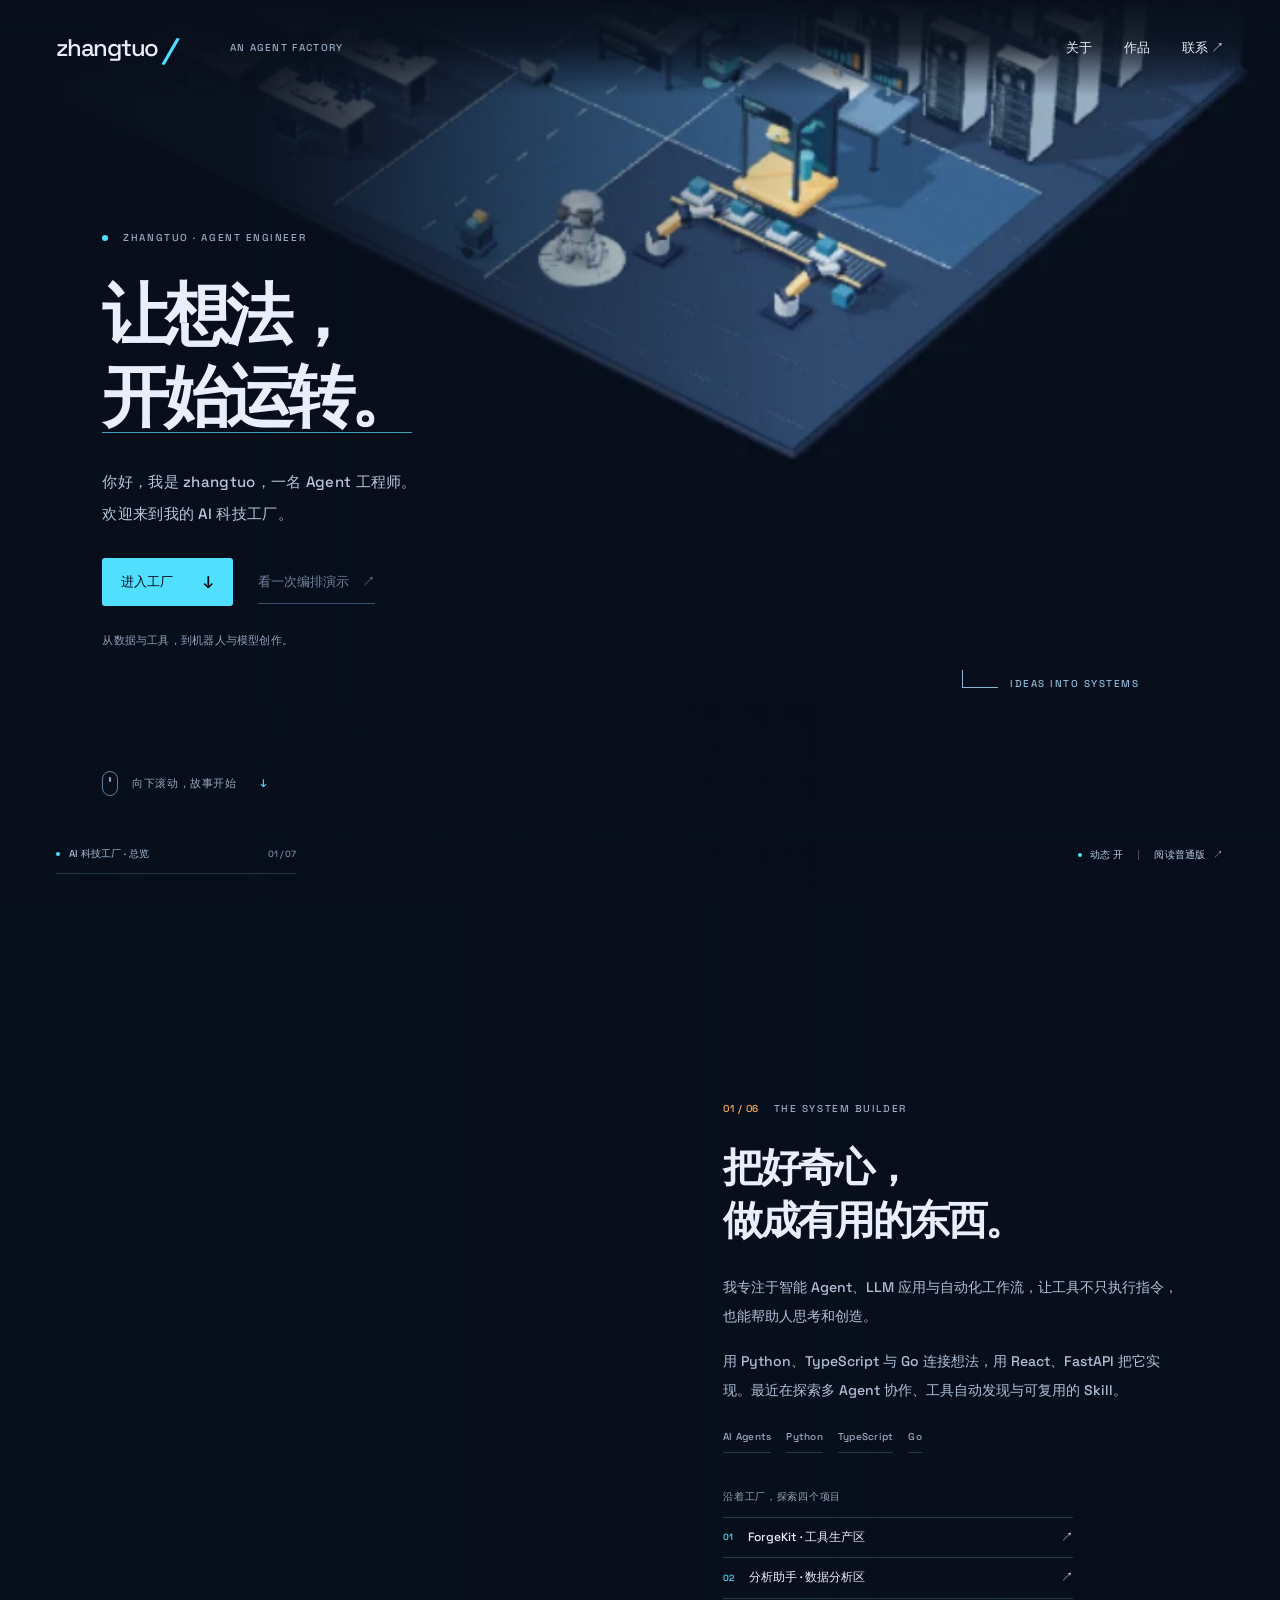
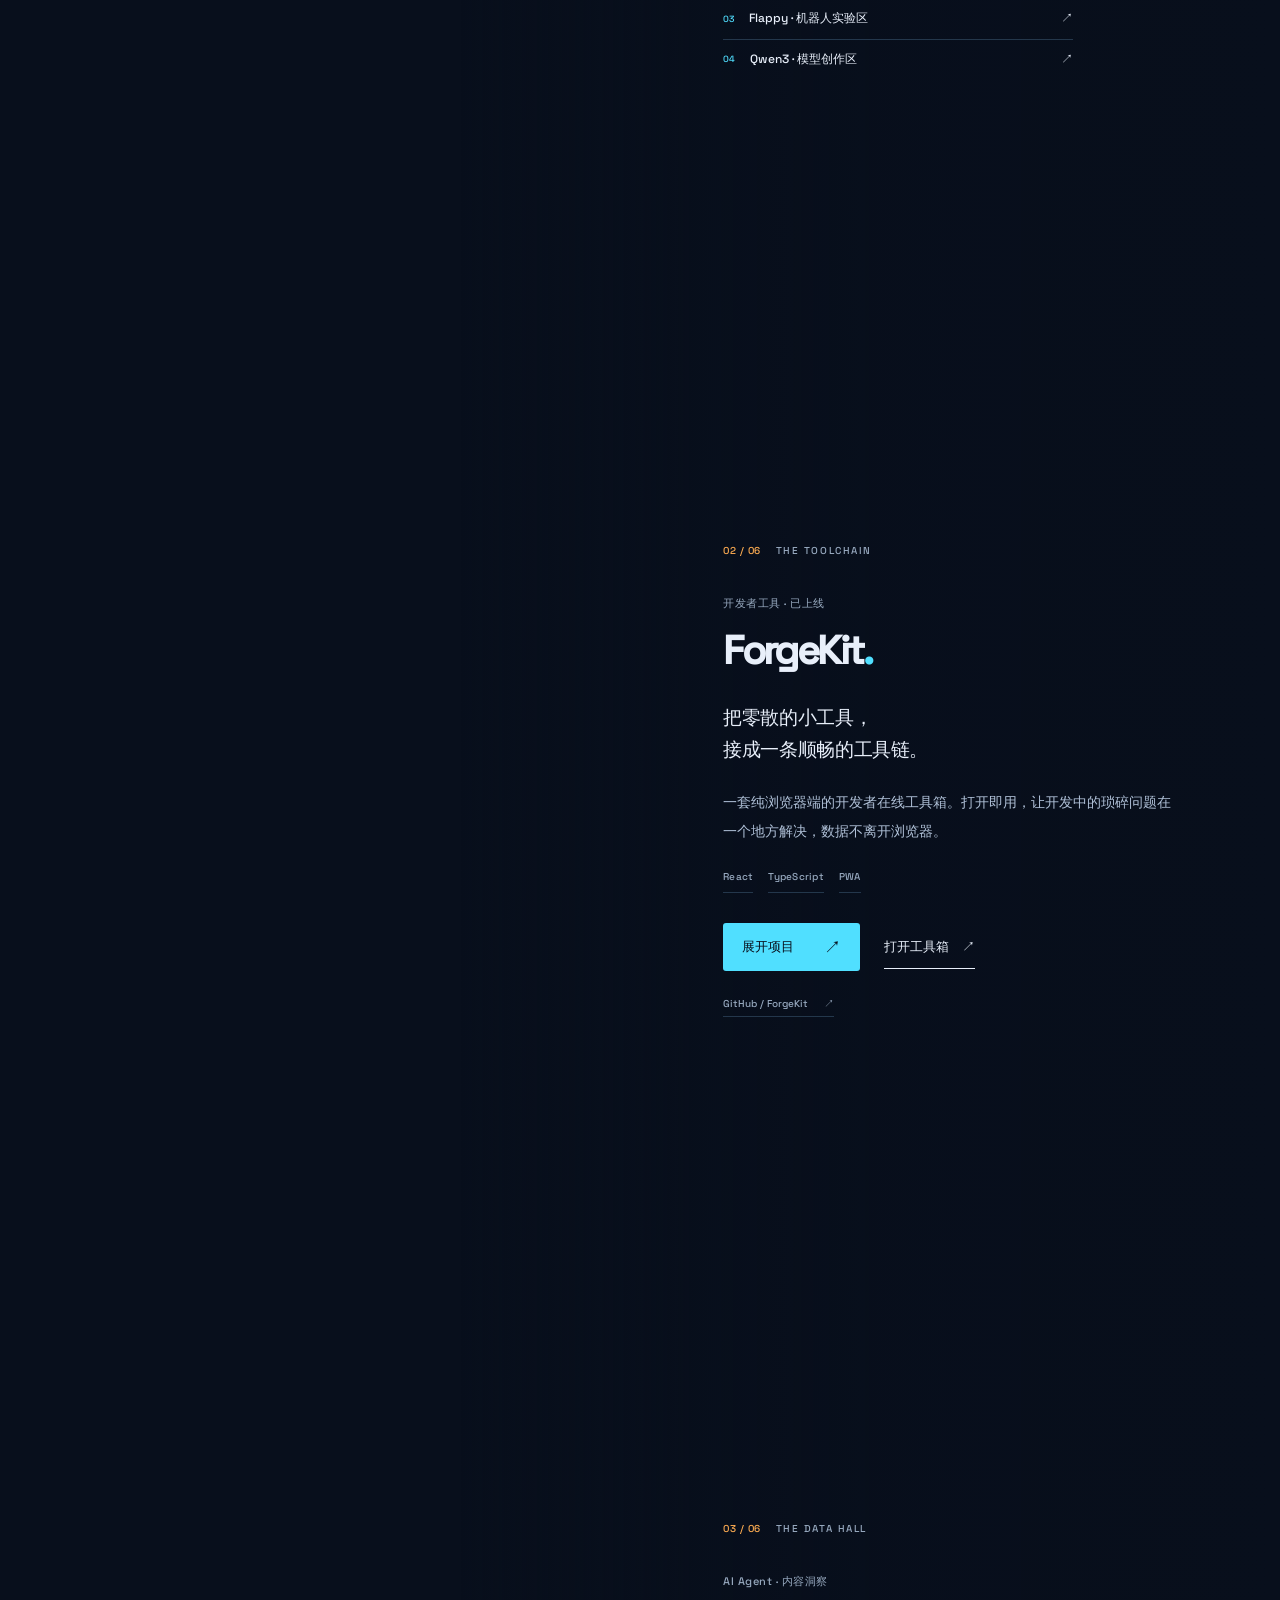
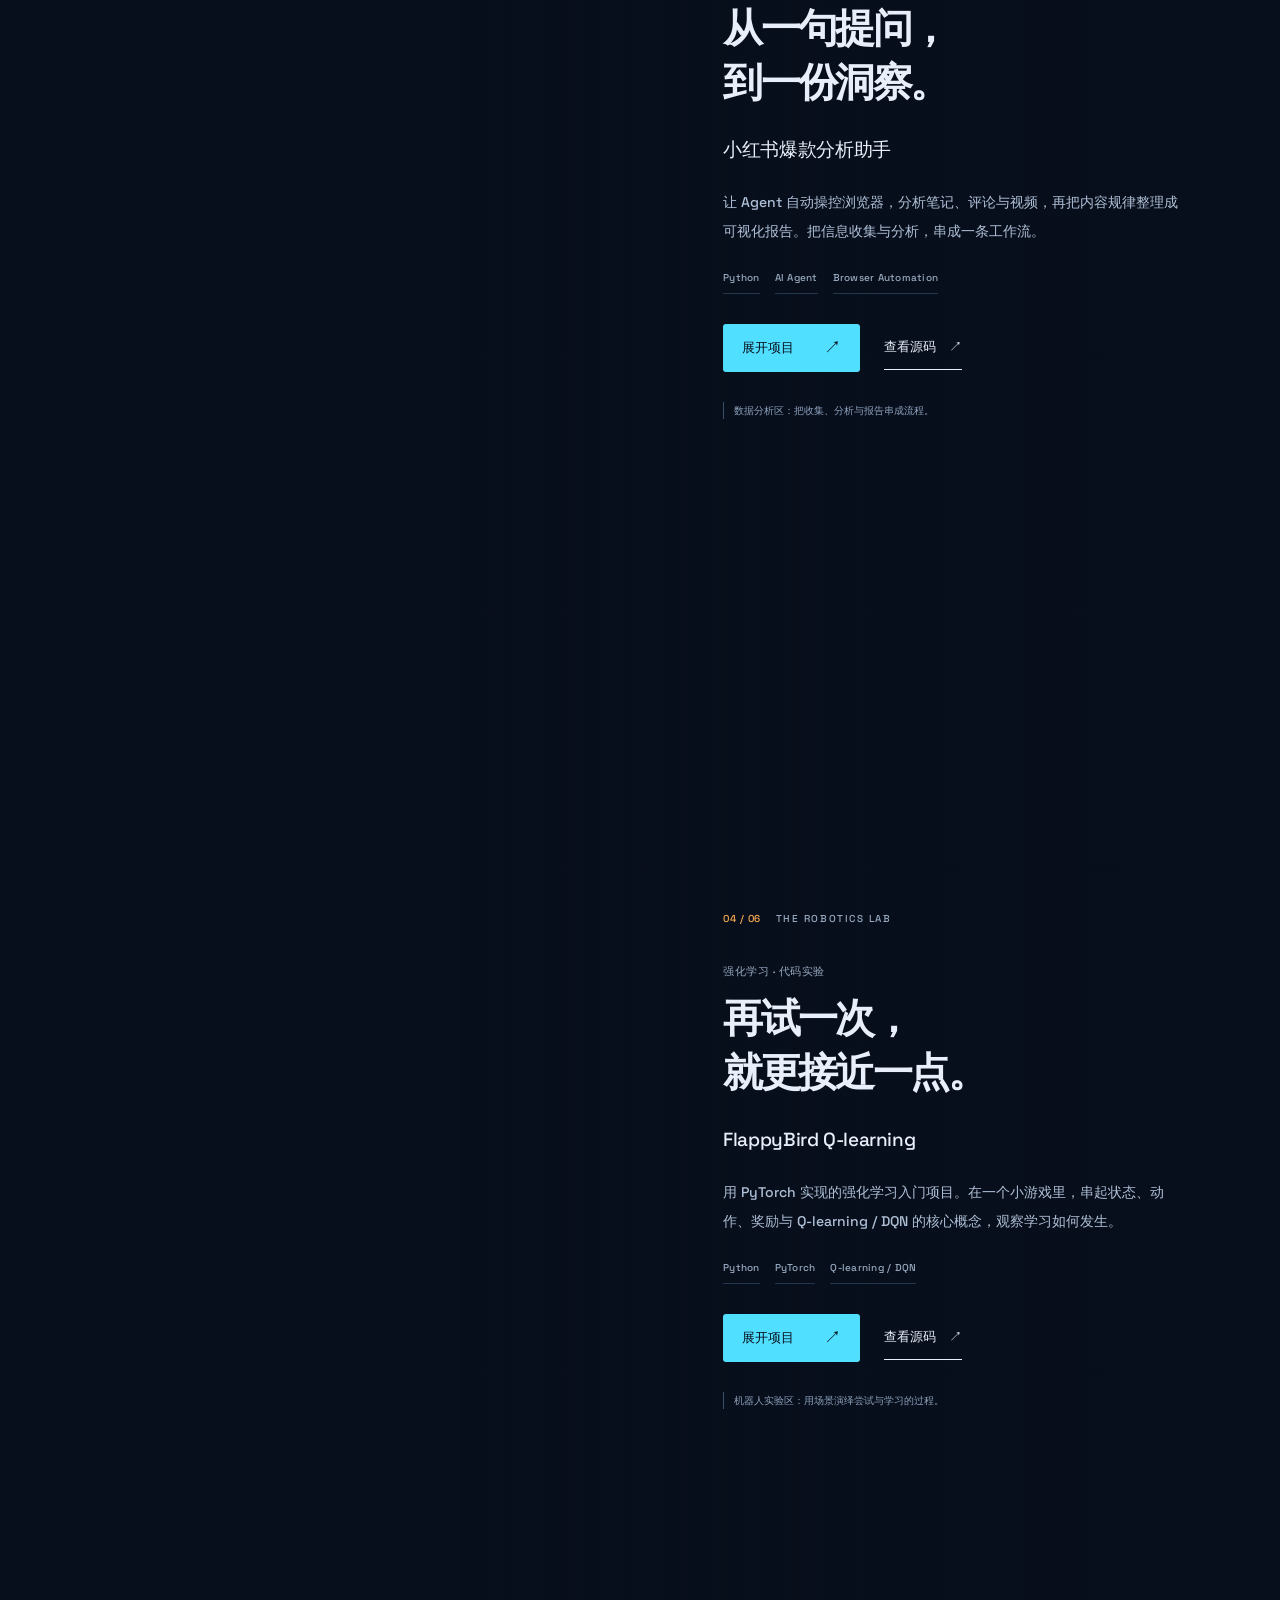
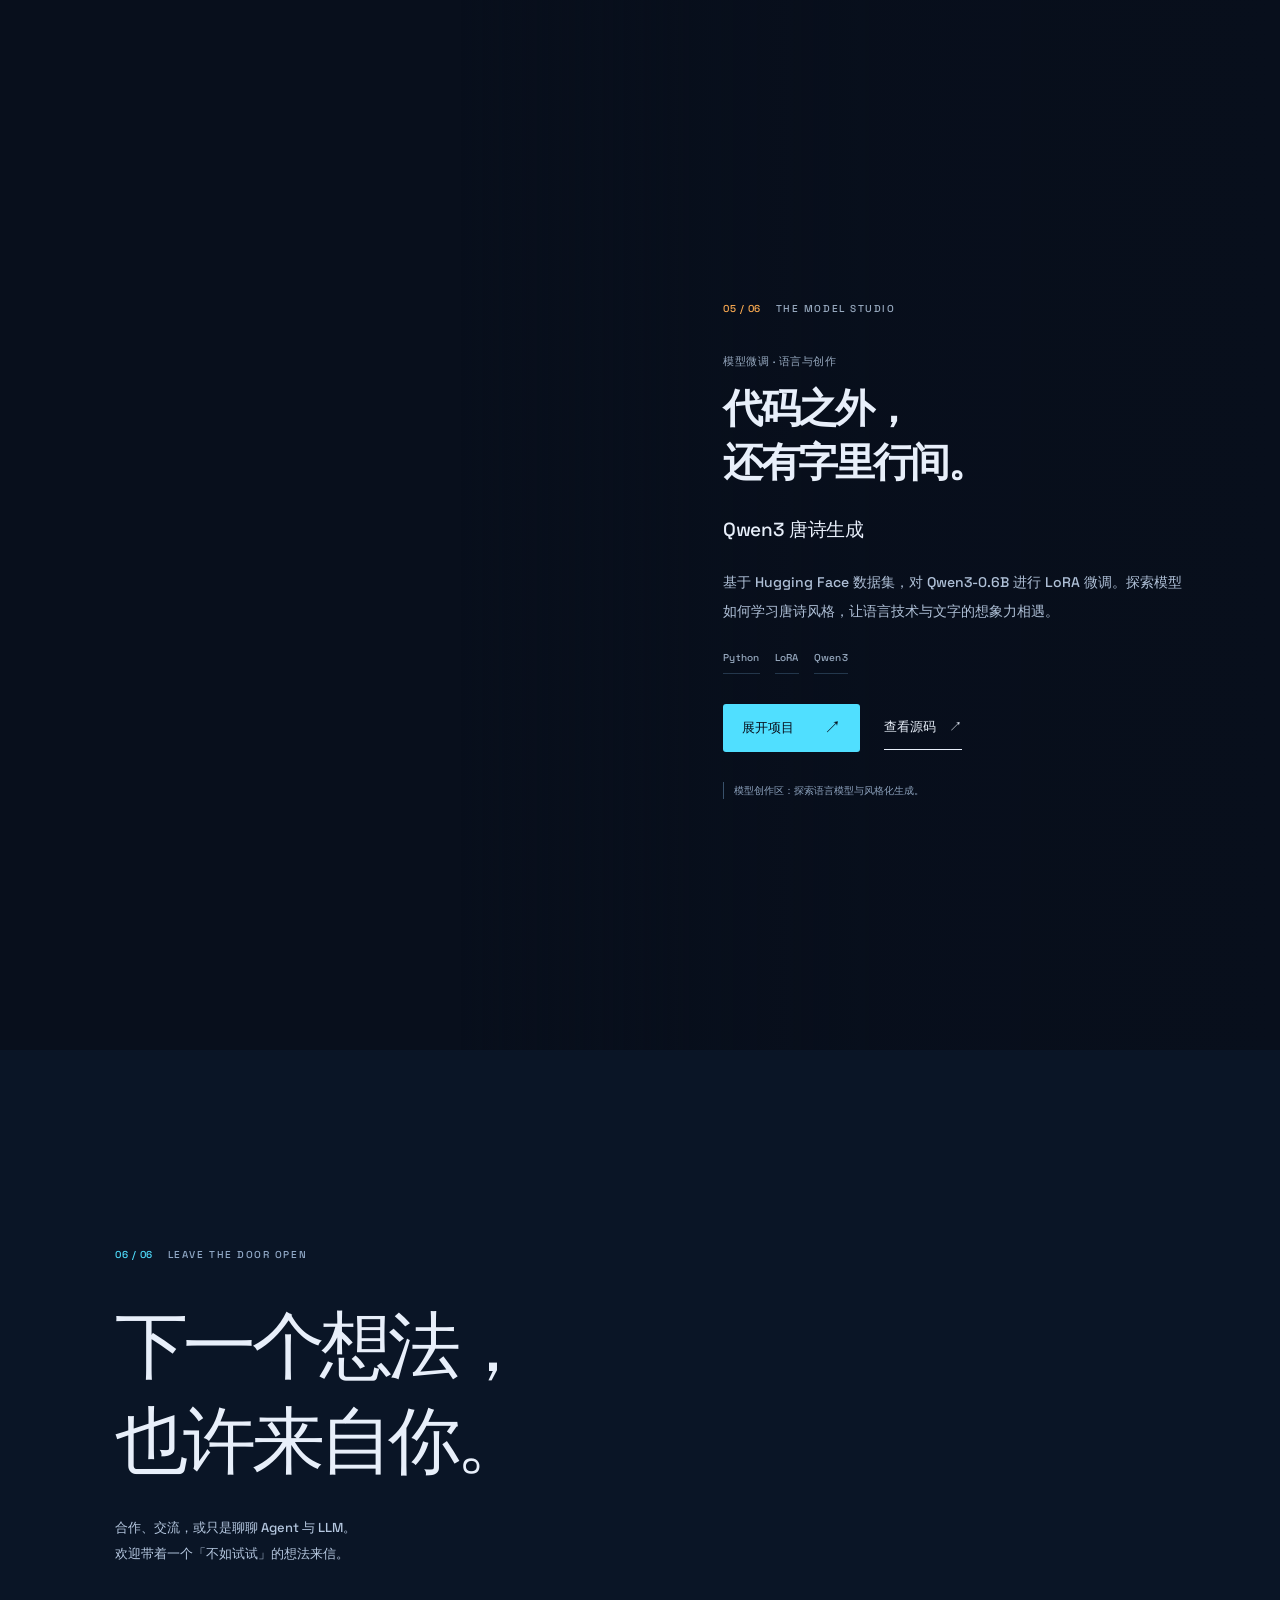
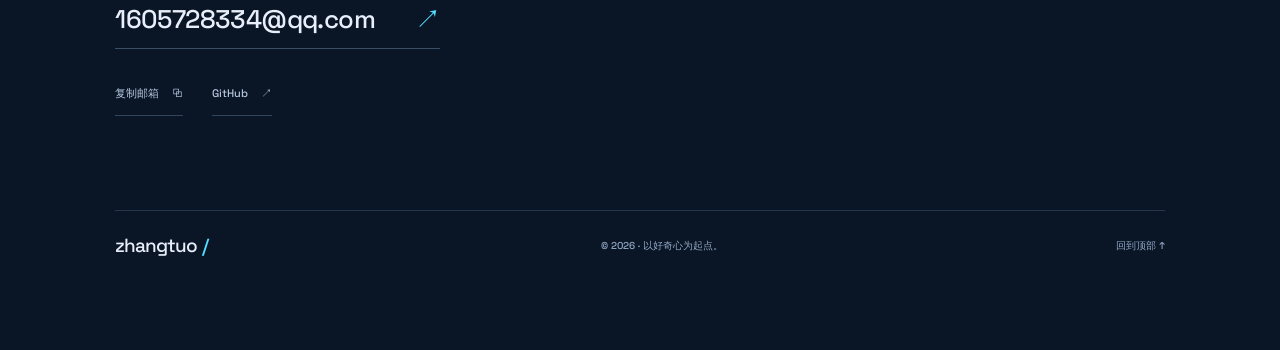
<file: about.html>
<!doctype html>
<html lang="zh-CN">
  <head>
    <meta charset="UTF-8" />
    <meta name="viewport" content="width=device-width, initial-scale=1" />
    <meta http-equiv="refresh" content="0; url=index.html#about" />
    <meta
      name="description"
      content="zhangtuo · Agent 工程师的关于页面，已迁移至互动个人主页。"
    />
    <link rel="canonical" href="https://zhangtuo723.github.io/#about" />
    <title>关于 — zhangtuo</title>
    <style>
      body {
        margin: 0;
        min-height: 100svh;
        display: grid;
        place-content: center;
        background: #e5e9dc;
        color: #24372e;
        font:
          16px/1.8 system-ui,
          sans-serif;
        padding: 24px;
      }
      a {
        color: inherit;
        text-underline-offset: 5px;
      }
      a:focus-visible {
        outline: 2px solid;
        outline-offset: 5px;
      }
    </style>
  </head>
  <body>
    <main>
      <h1>关于 · zhangtuo</h1>
      <p>内容已迁移到互动个人主页。</p>
      <a href="index.html#about">前往关于 →</a>
    </main>
  </body>
</html>
</file>
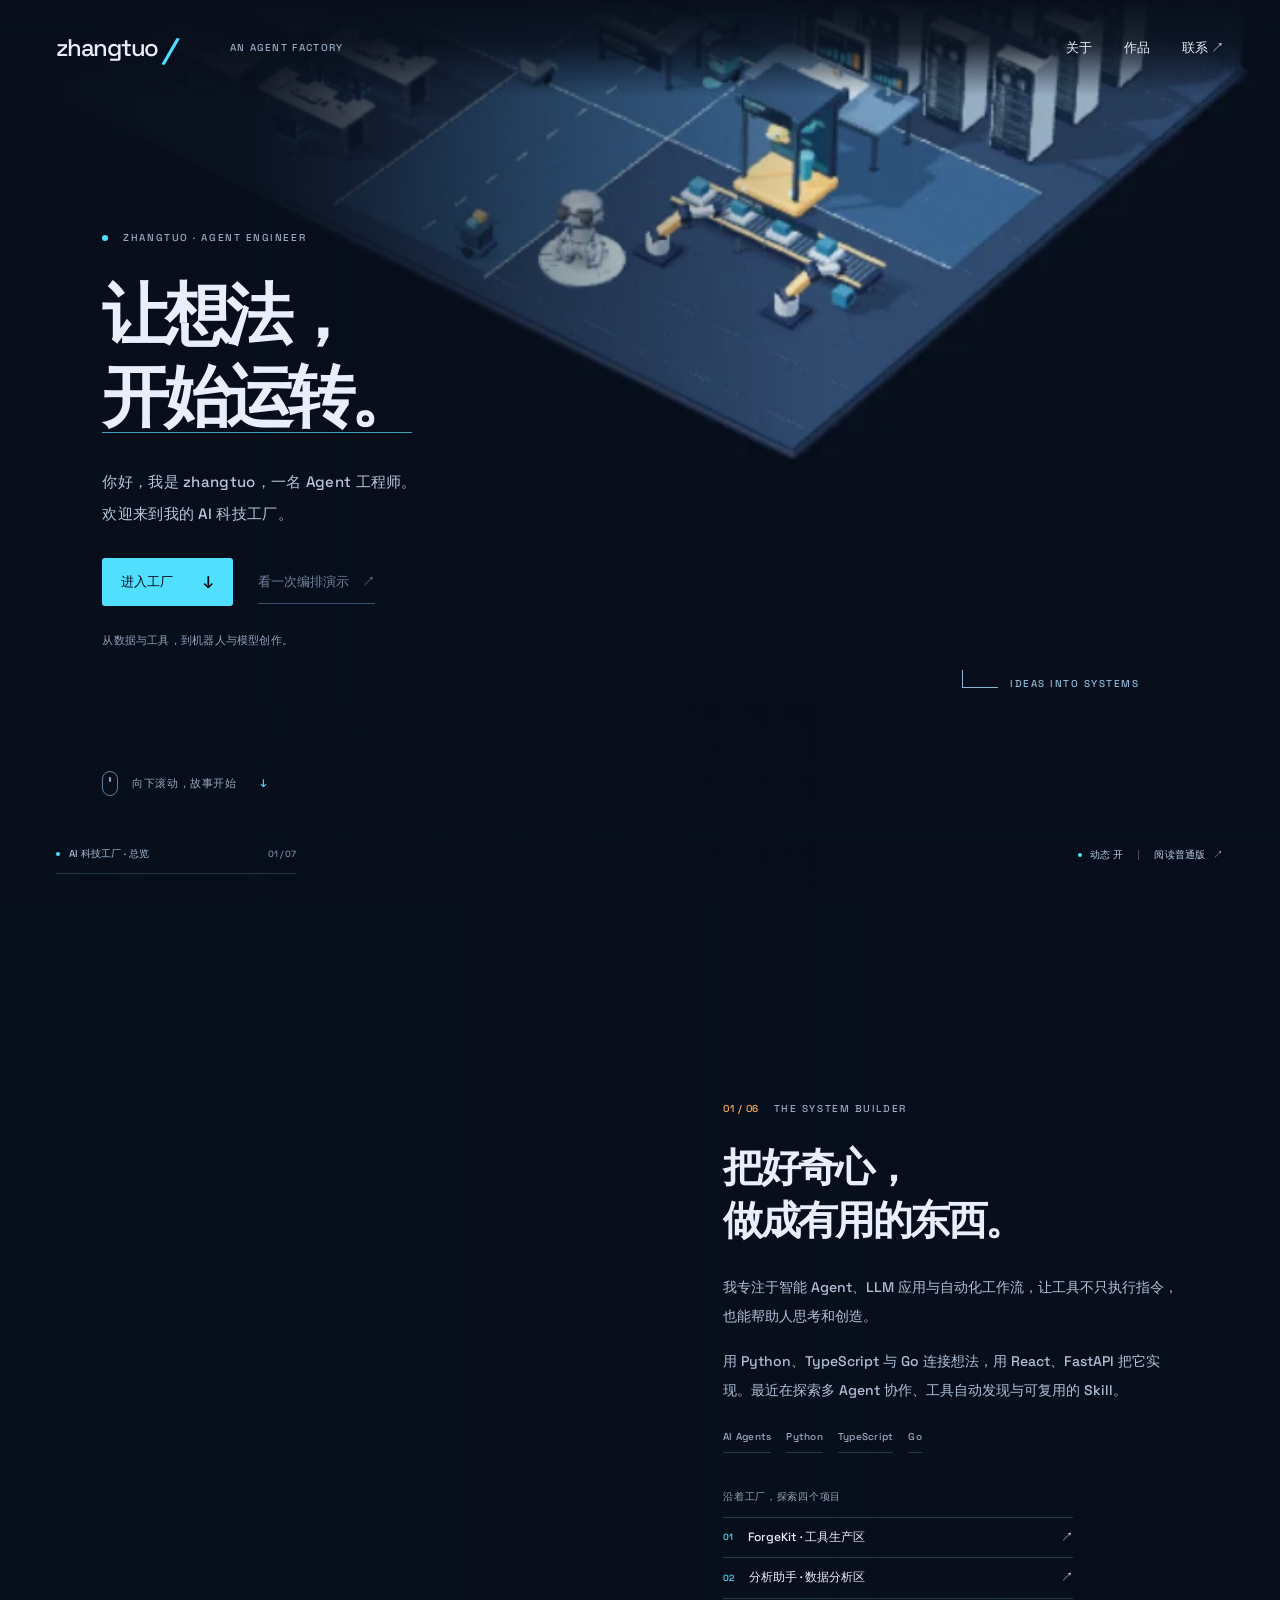
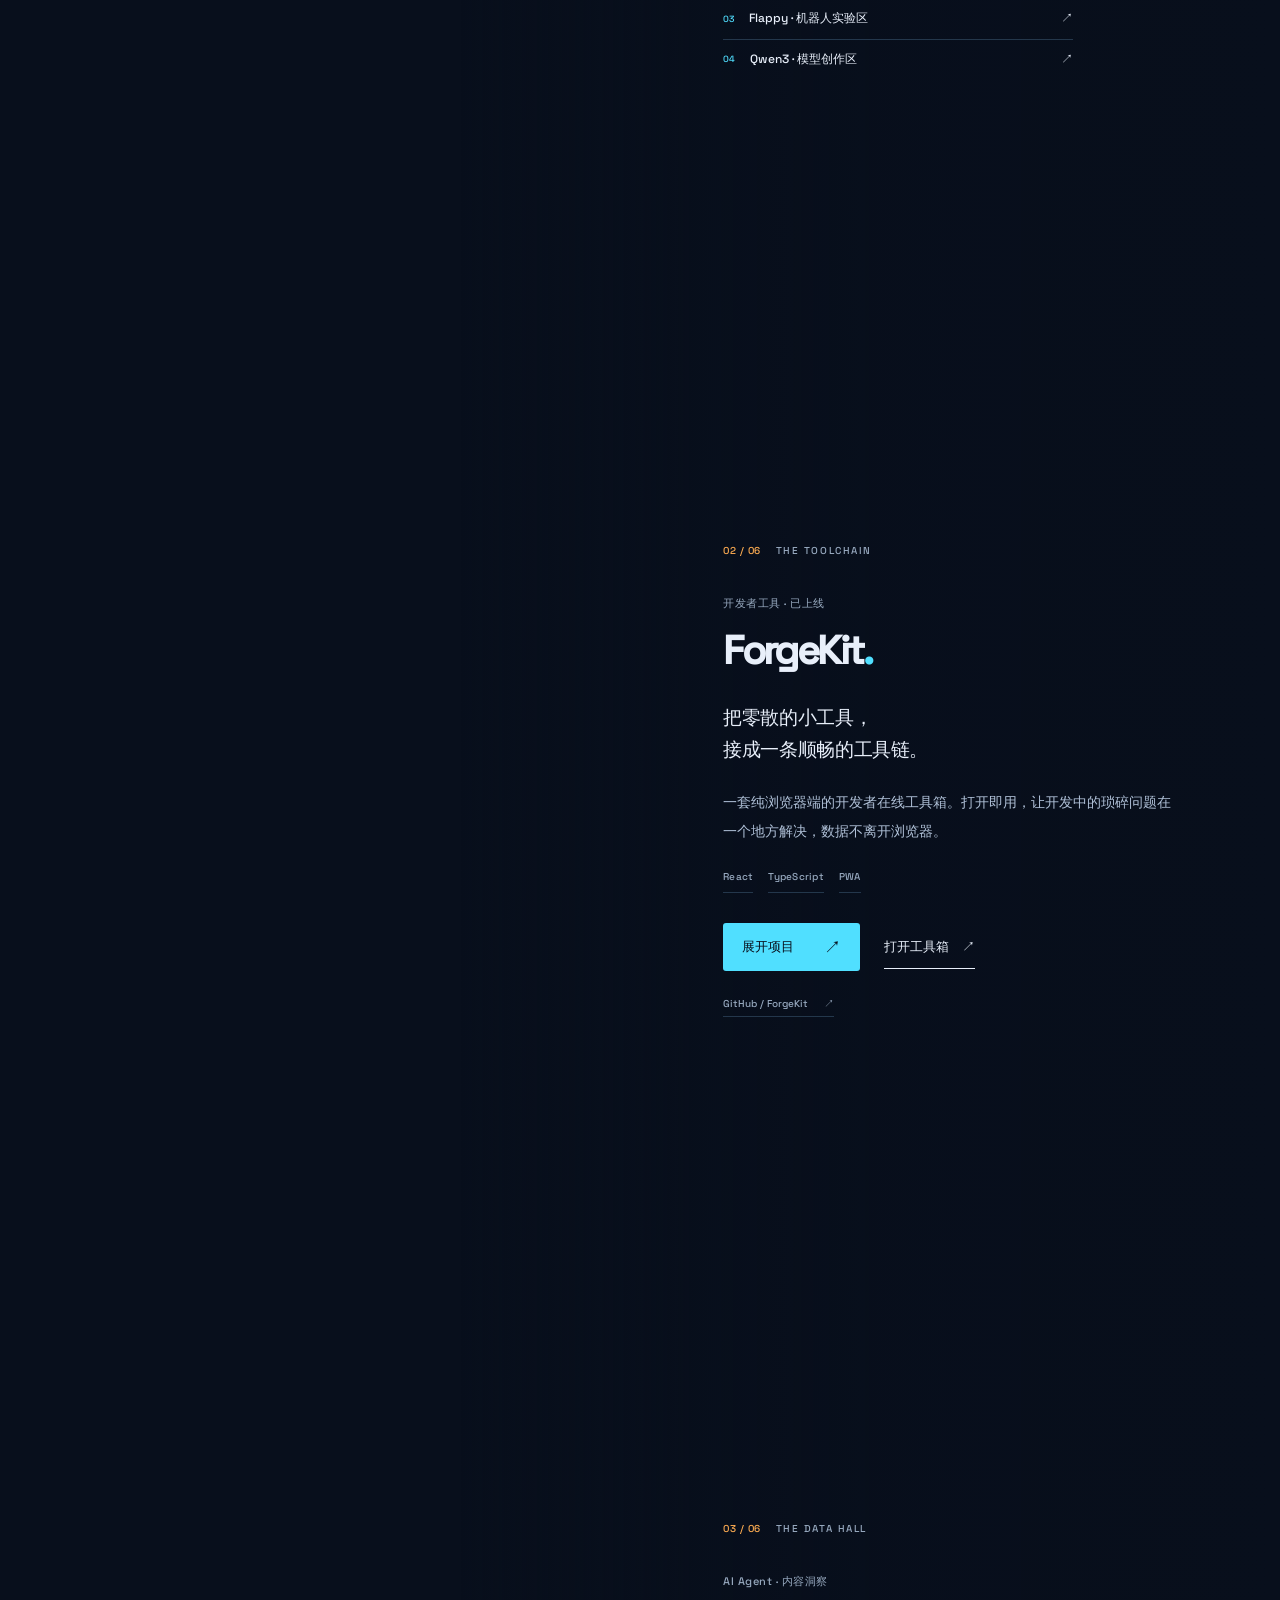
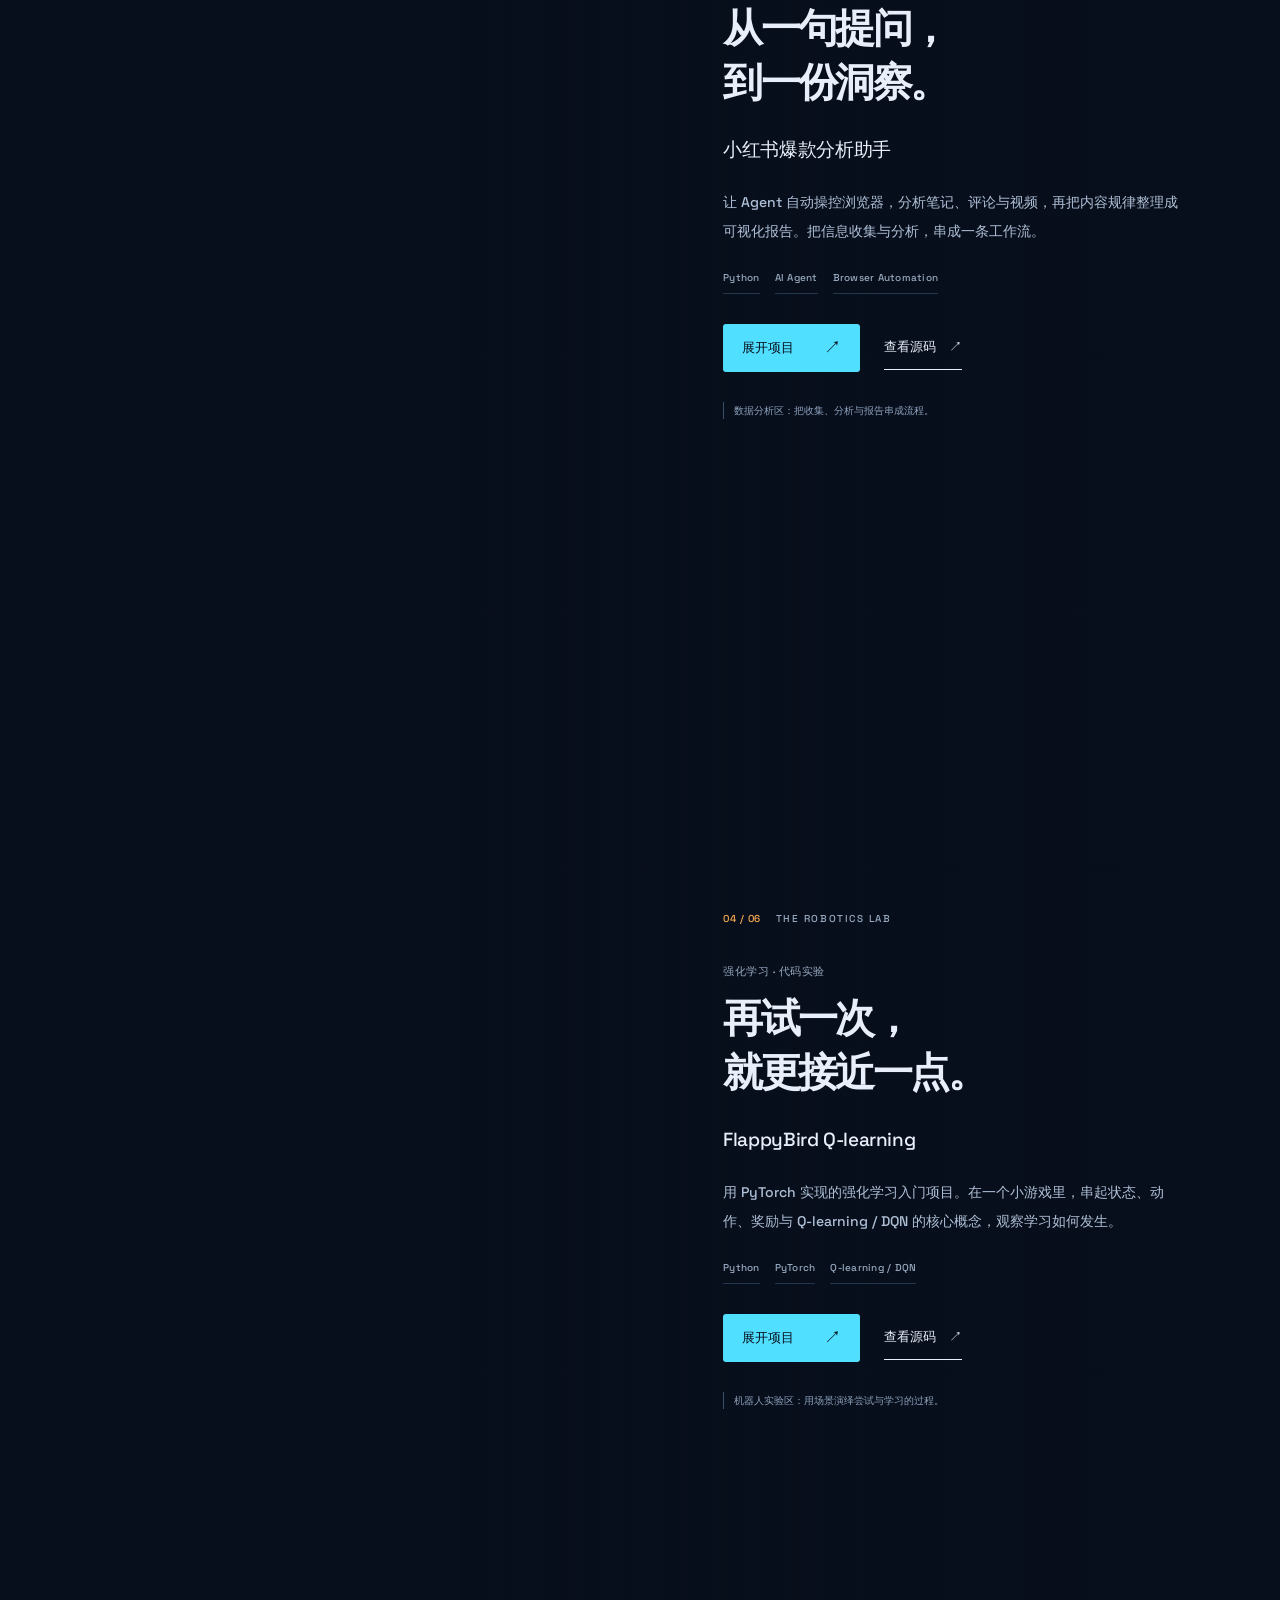
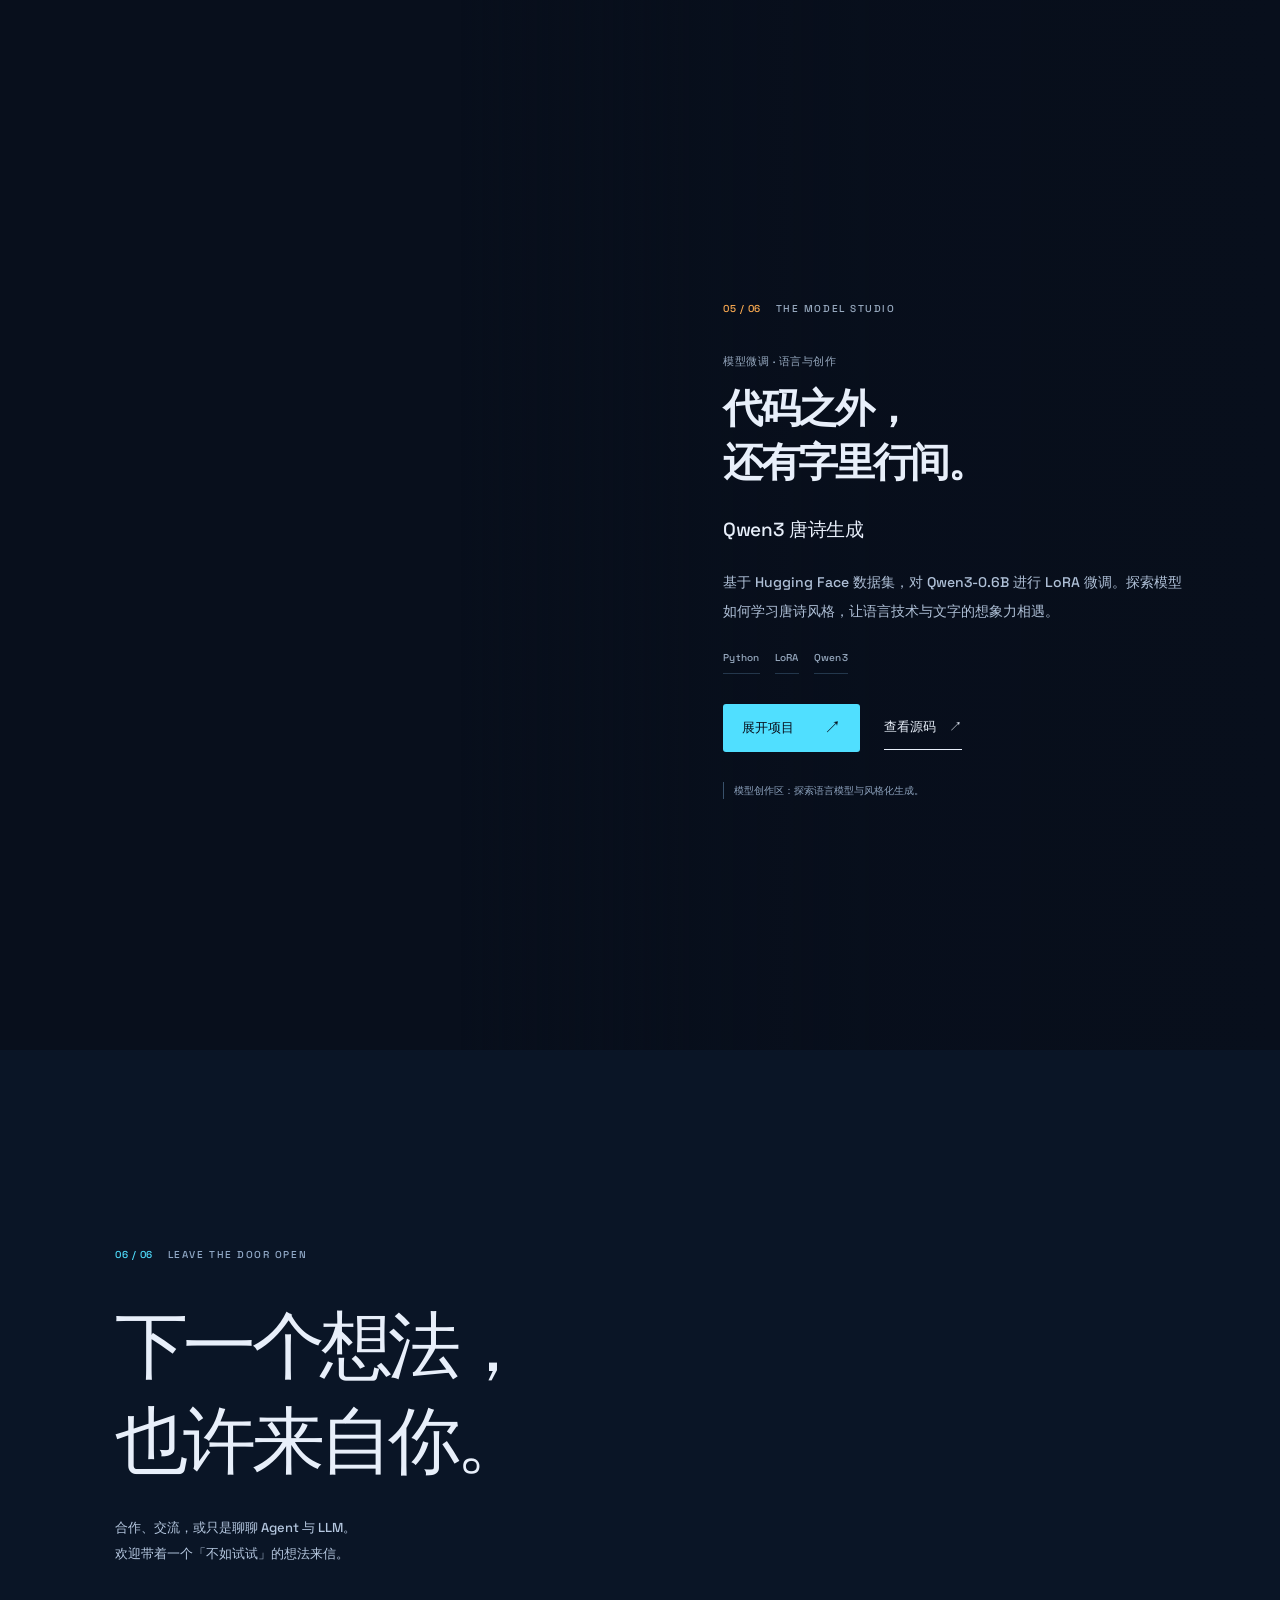
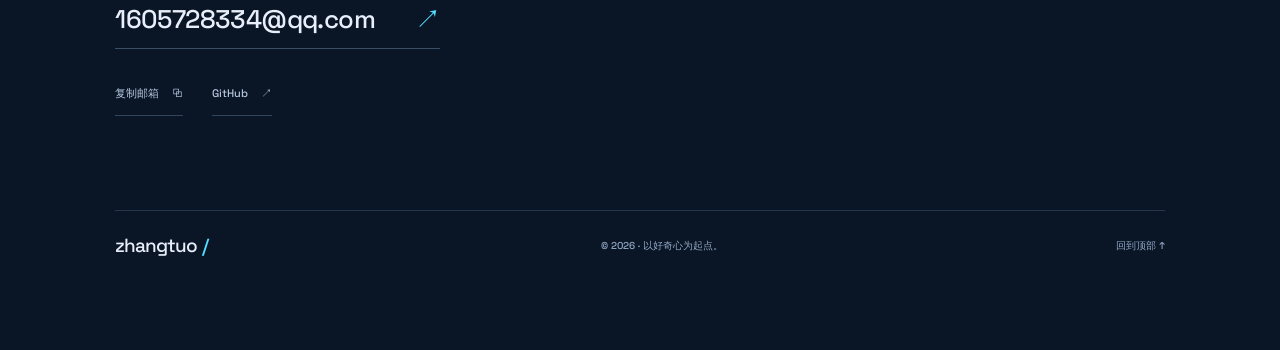
<file: contact.html>
<!doctype html>
<html lang="zh-CN">
  <head>
    <meta charset="UTF-8" />
    <meta name="viewport" content="width=device-width, initial-scale=1" />
    <meta http-equiv="refresh" content="0; url=index.html#contact" />
    <meta
      name="description"
      content="zhangtuo · Agent 工程师的联系页面，已迁移至互动个人主页。"
    />
    <link rel="canonical" href="https://zhangtuo723.github.io/#contact" />
    <title>联系 — zhangtuo</title>
    <style>
      body {
        margin: 0;
        min-height: 100svh;
        display: grid;
        place-content: center;
        background: #e5e9dc;
        color: #24372e;
        font:
          16px/1.8 system-ui,
          sans-serif;
        padding: 24px;
      }
      a {
        color: inherit;
        text-underline-offset: 5px;
      }
      a:focus-visible {
        outline: 2px solid;
        outline-offset: 5px;
      }
    </style>
  </head>
  <body>
    <main>
      <h1>联系 · zhangtuo</h1>
      <p>内容已迁移到互动个人主页。</p>
      <a href="index.html#contact">前往联系 →</a>
    </main>
  </body>
</html>
</file>
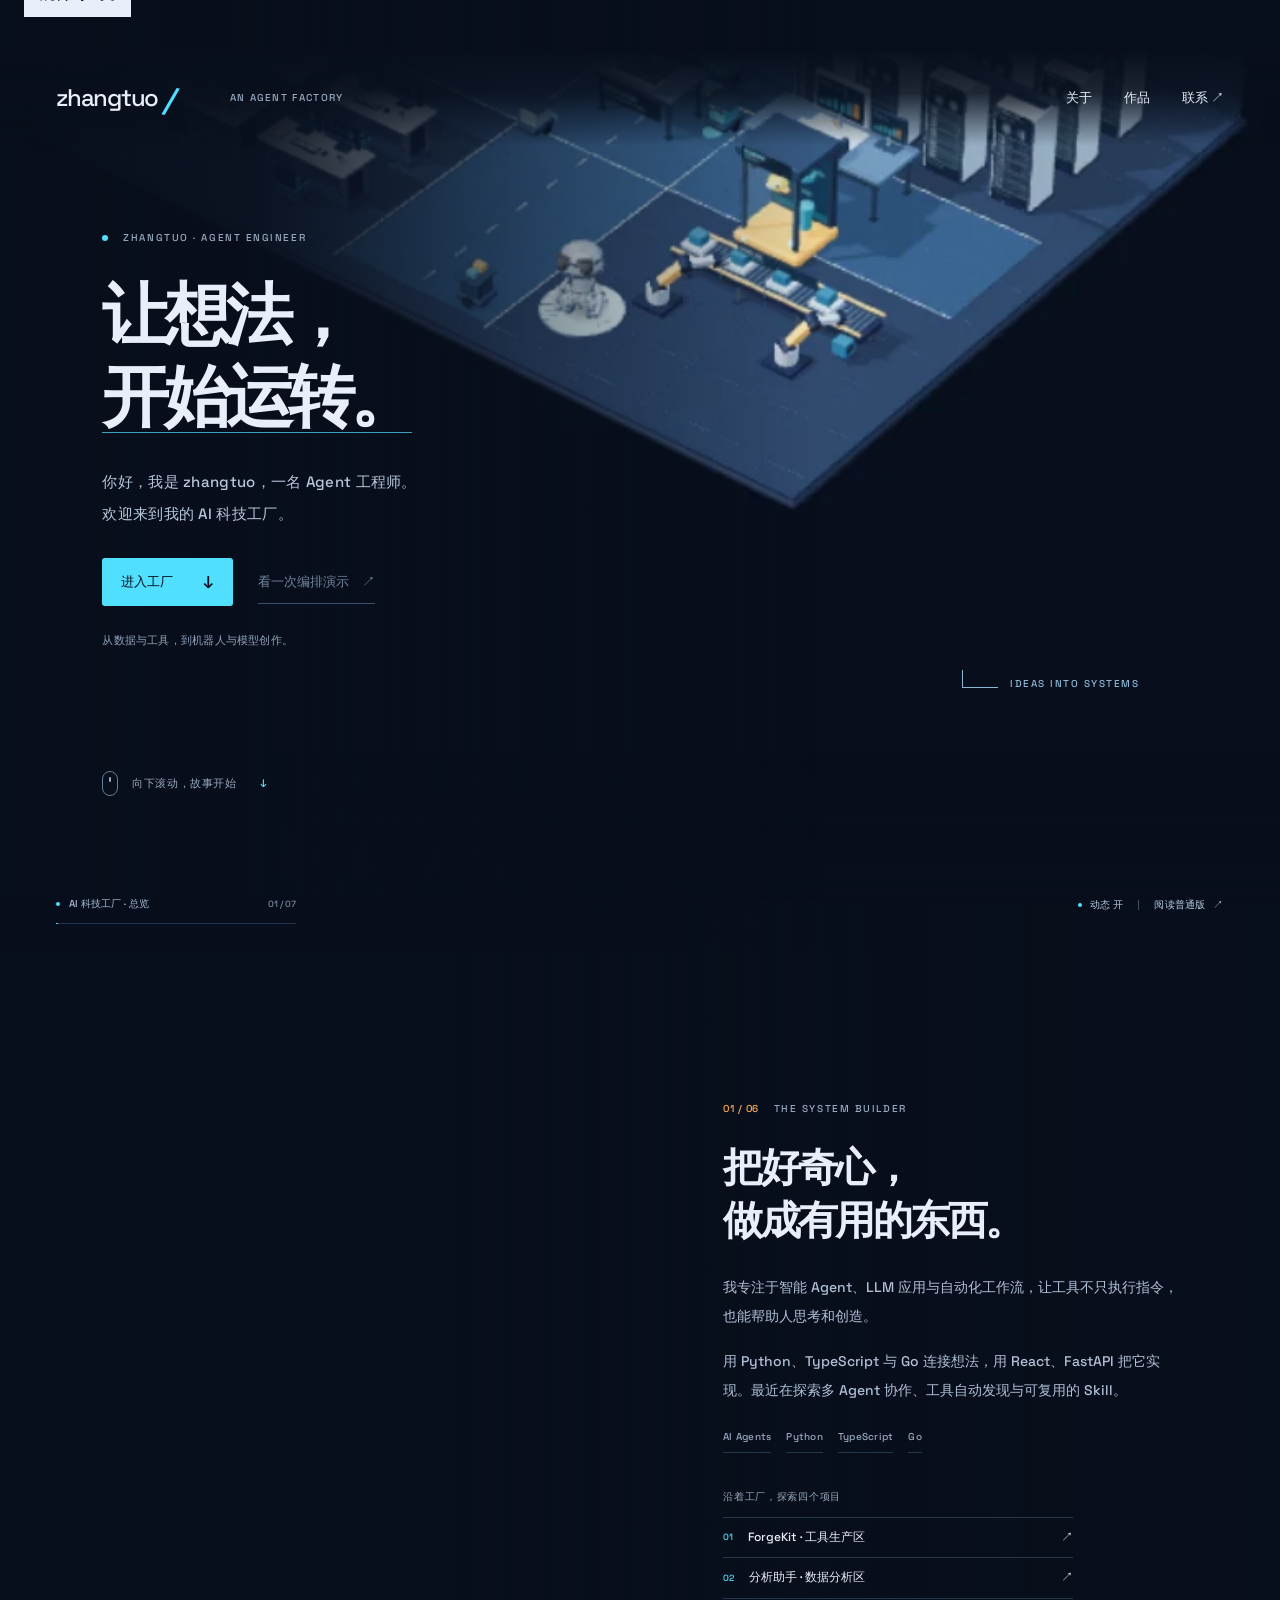
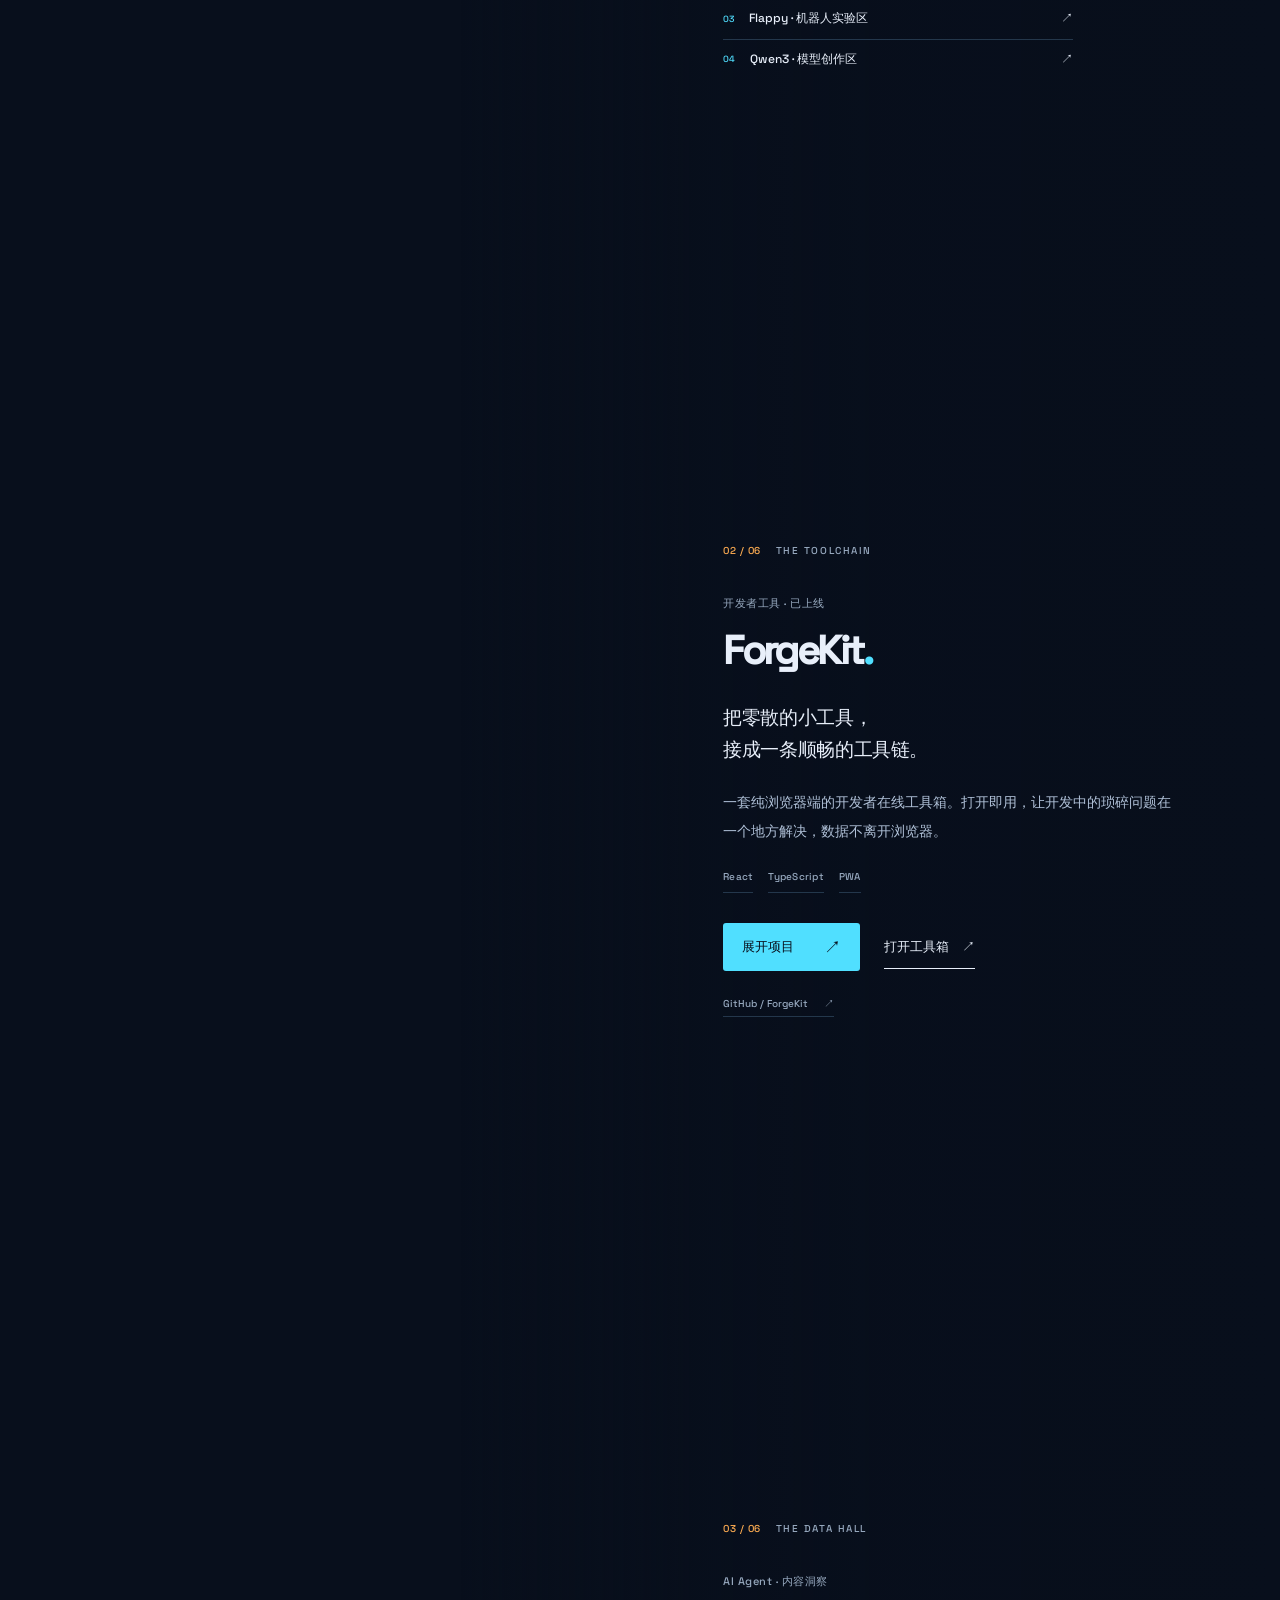
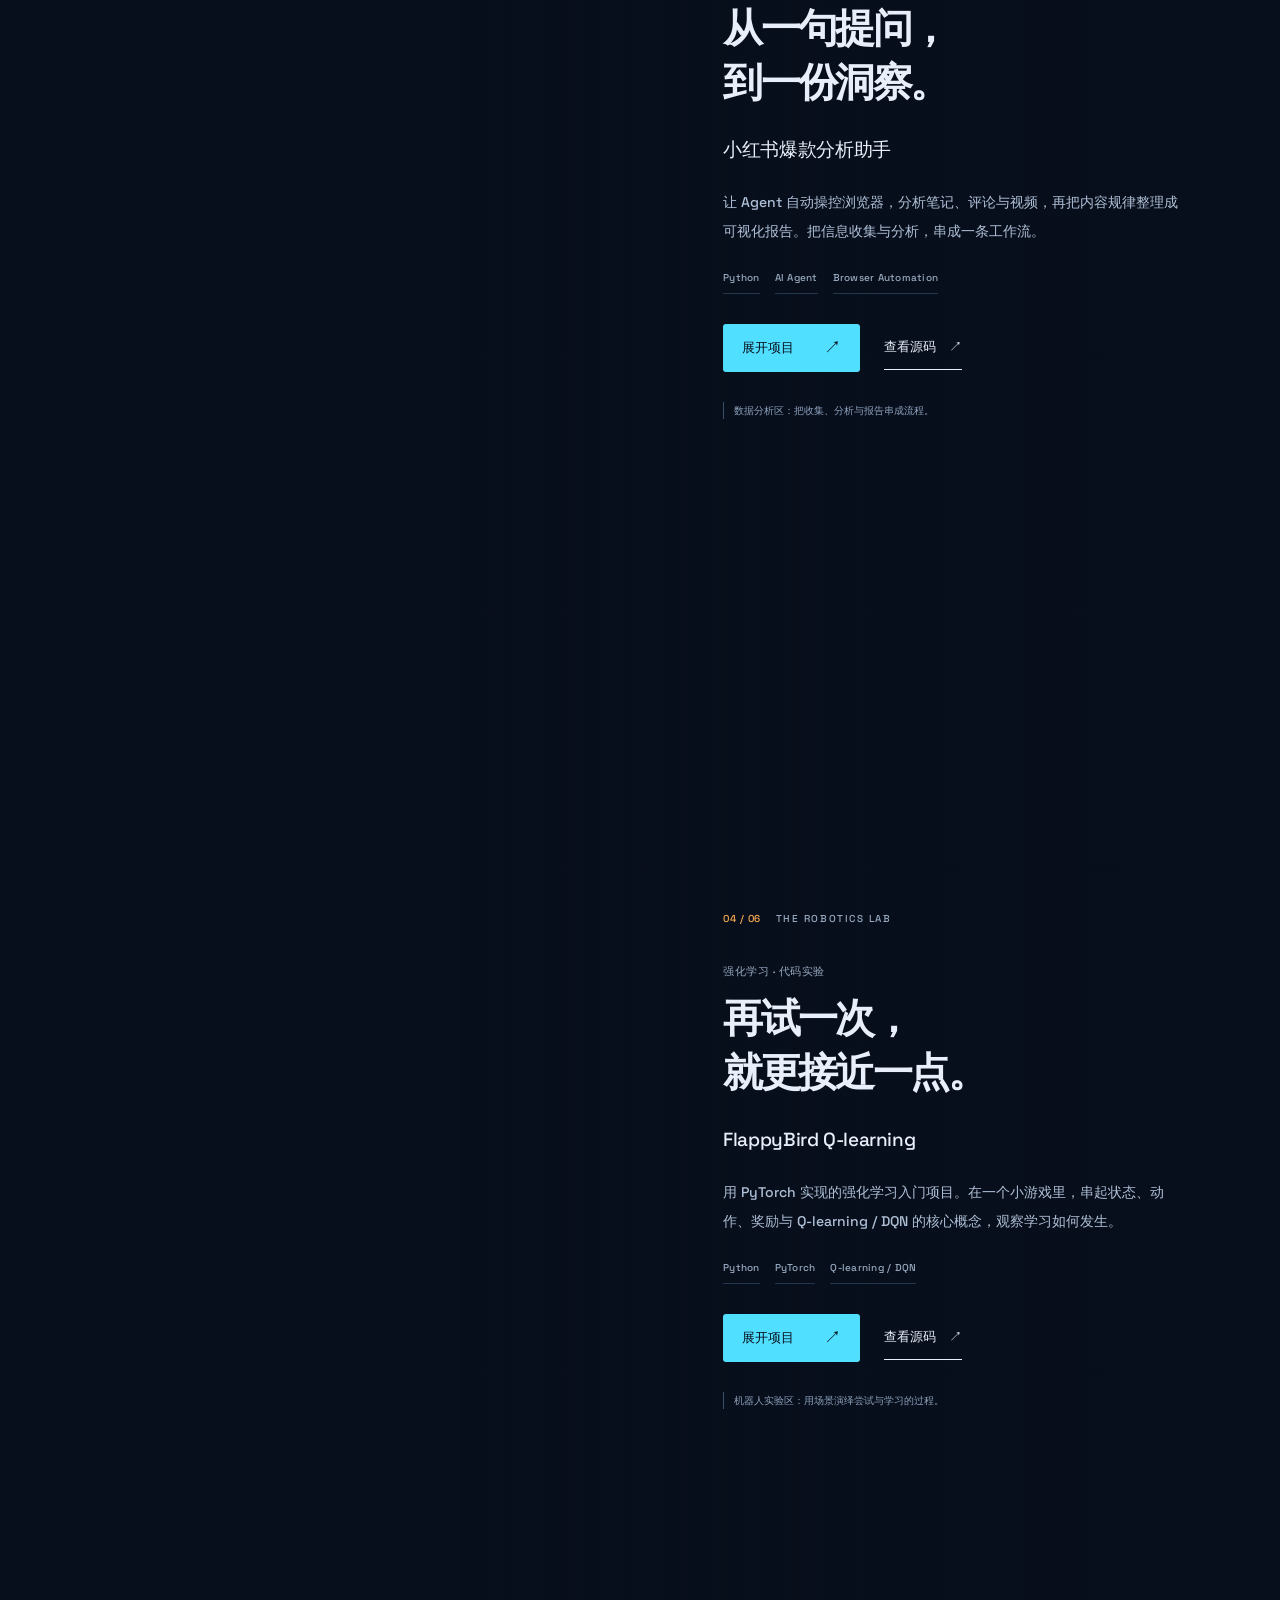
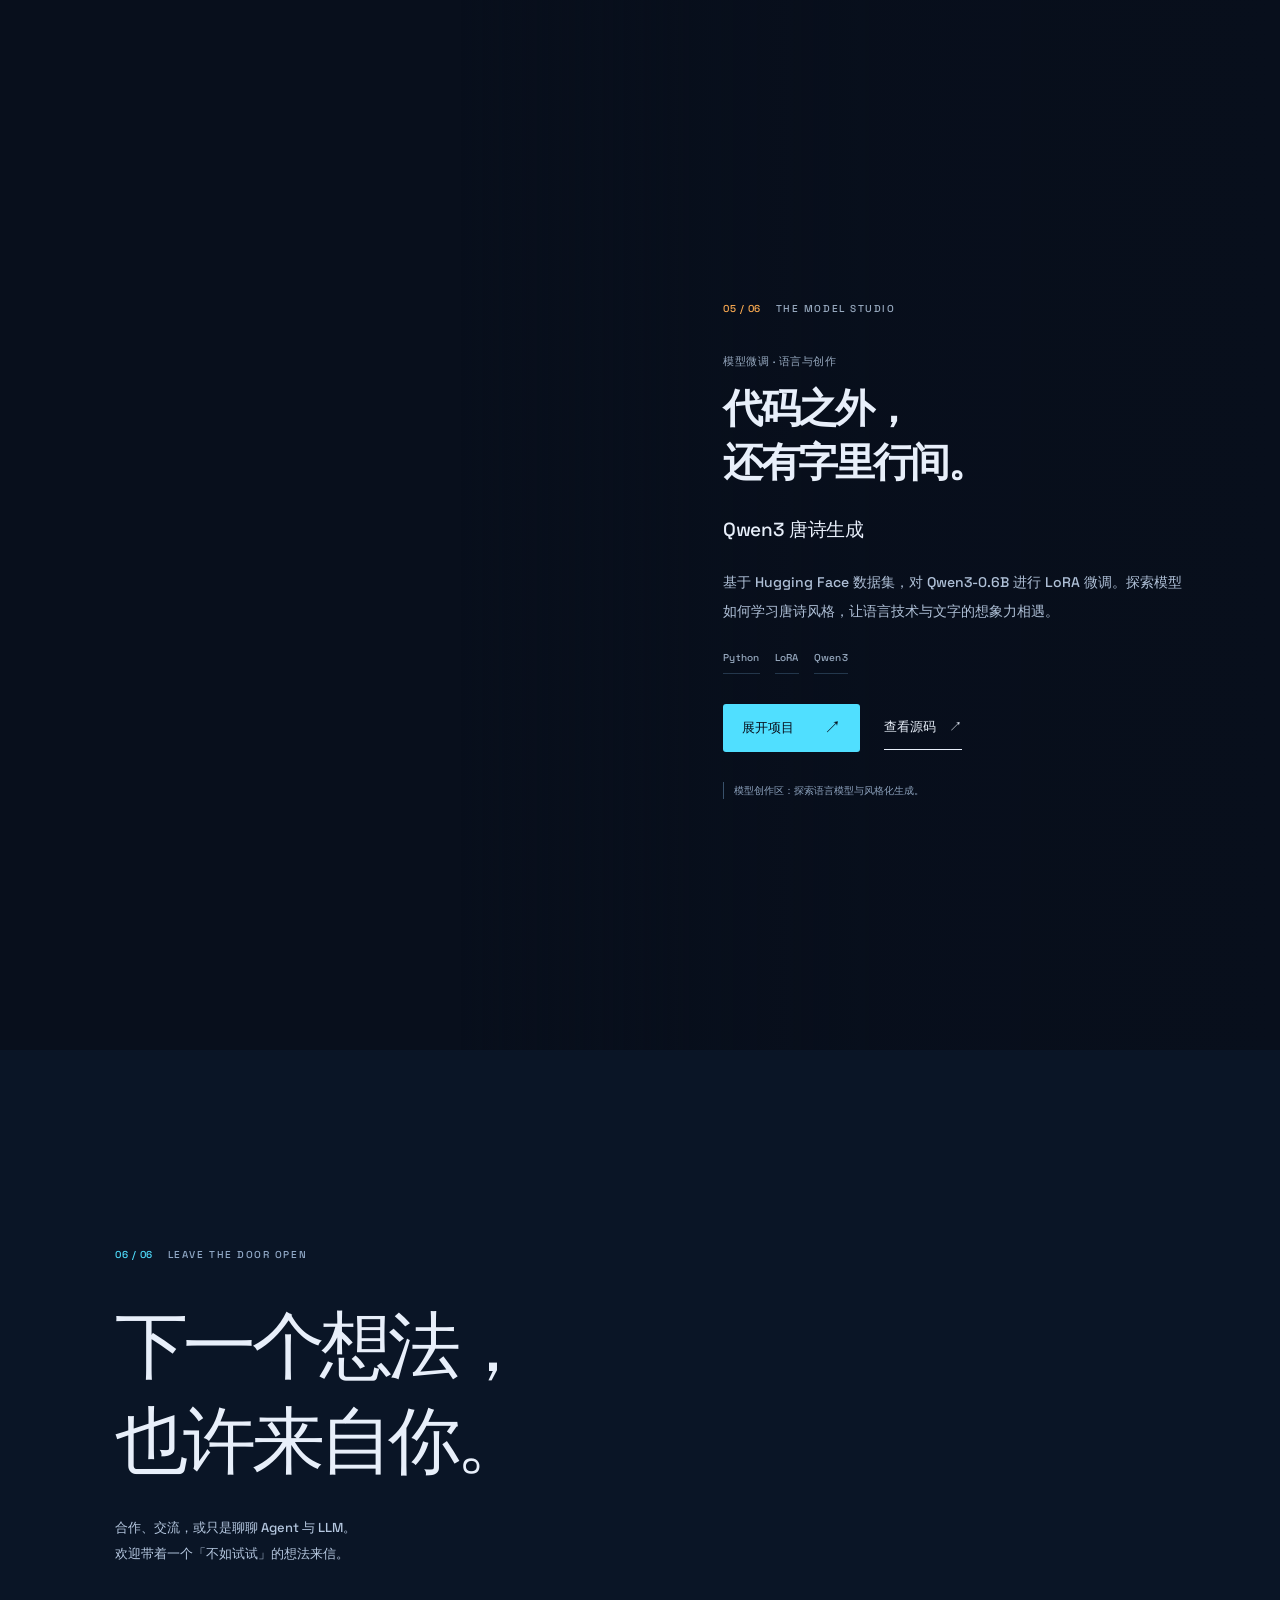
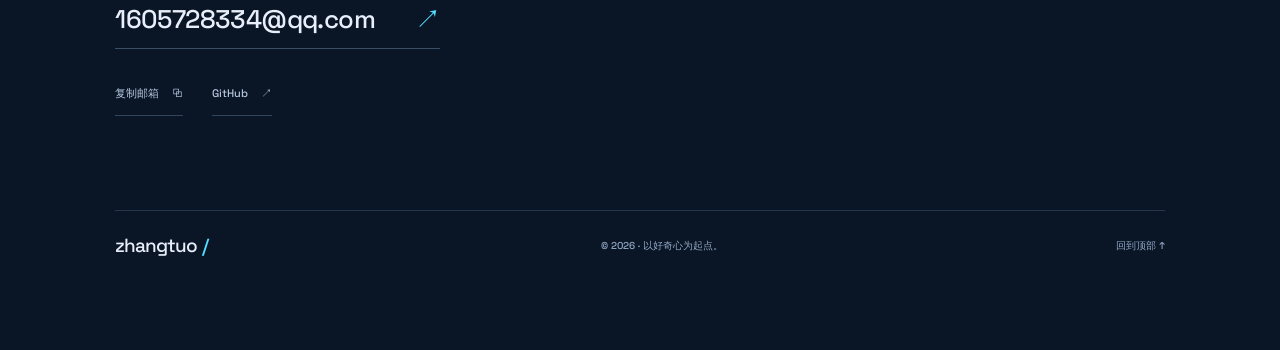
<file: projects.html>
<!doctype html>
<html lang="zh-CN">
  <head>
    <meta charset="UTF-8" />
    <meta name="viewport" content="width=device-width, initial-scale=1" />
    <meta http-equiv="refresh" content="0; url=index.html#works" />
    <meta
      name="description"
      content="zhangtuo · Agent 工程师的作品页面，已迁移至互动个人主页。"
    />
    <link rel="canonical" href="https://zhangtuo723.github.io/#works" />
    <title>作品 — zhangtuo</title>
    <style>
      body {
        margin: 0;
        min-height: 100svh;
        display: grid;
        place-content: center;
        background: #e5e9dc;
        color: #24372e;
        font:
          16px/1.8 system-ui,
          sans-serif;
        padding: 24px;
      }
      a {
        color: inherit;
        text-underline-offset: 5px;
      }
      a:focus-visible {
        outline: 2px solid;
        outline-offset: 5px;
      }
    </style>
  </head>
  <body>
    <main>
      <h1>作品 · zhangtuo</h1>
      <p>内容已迁移到互动个人主页。</p>
      <a href="index.html#works">前往作品 →</a>
    </main>
  </body>
</html>
</file>
